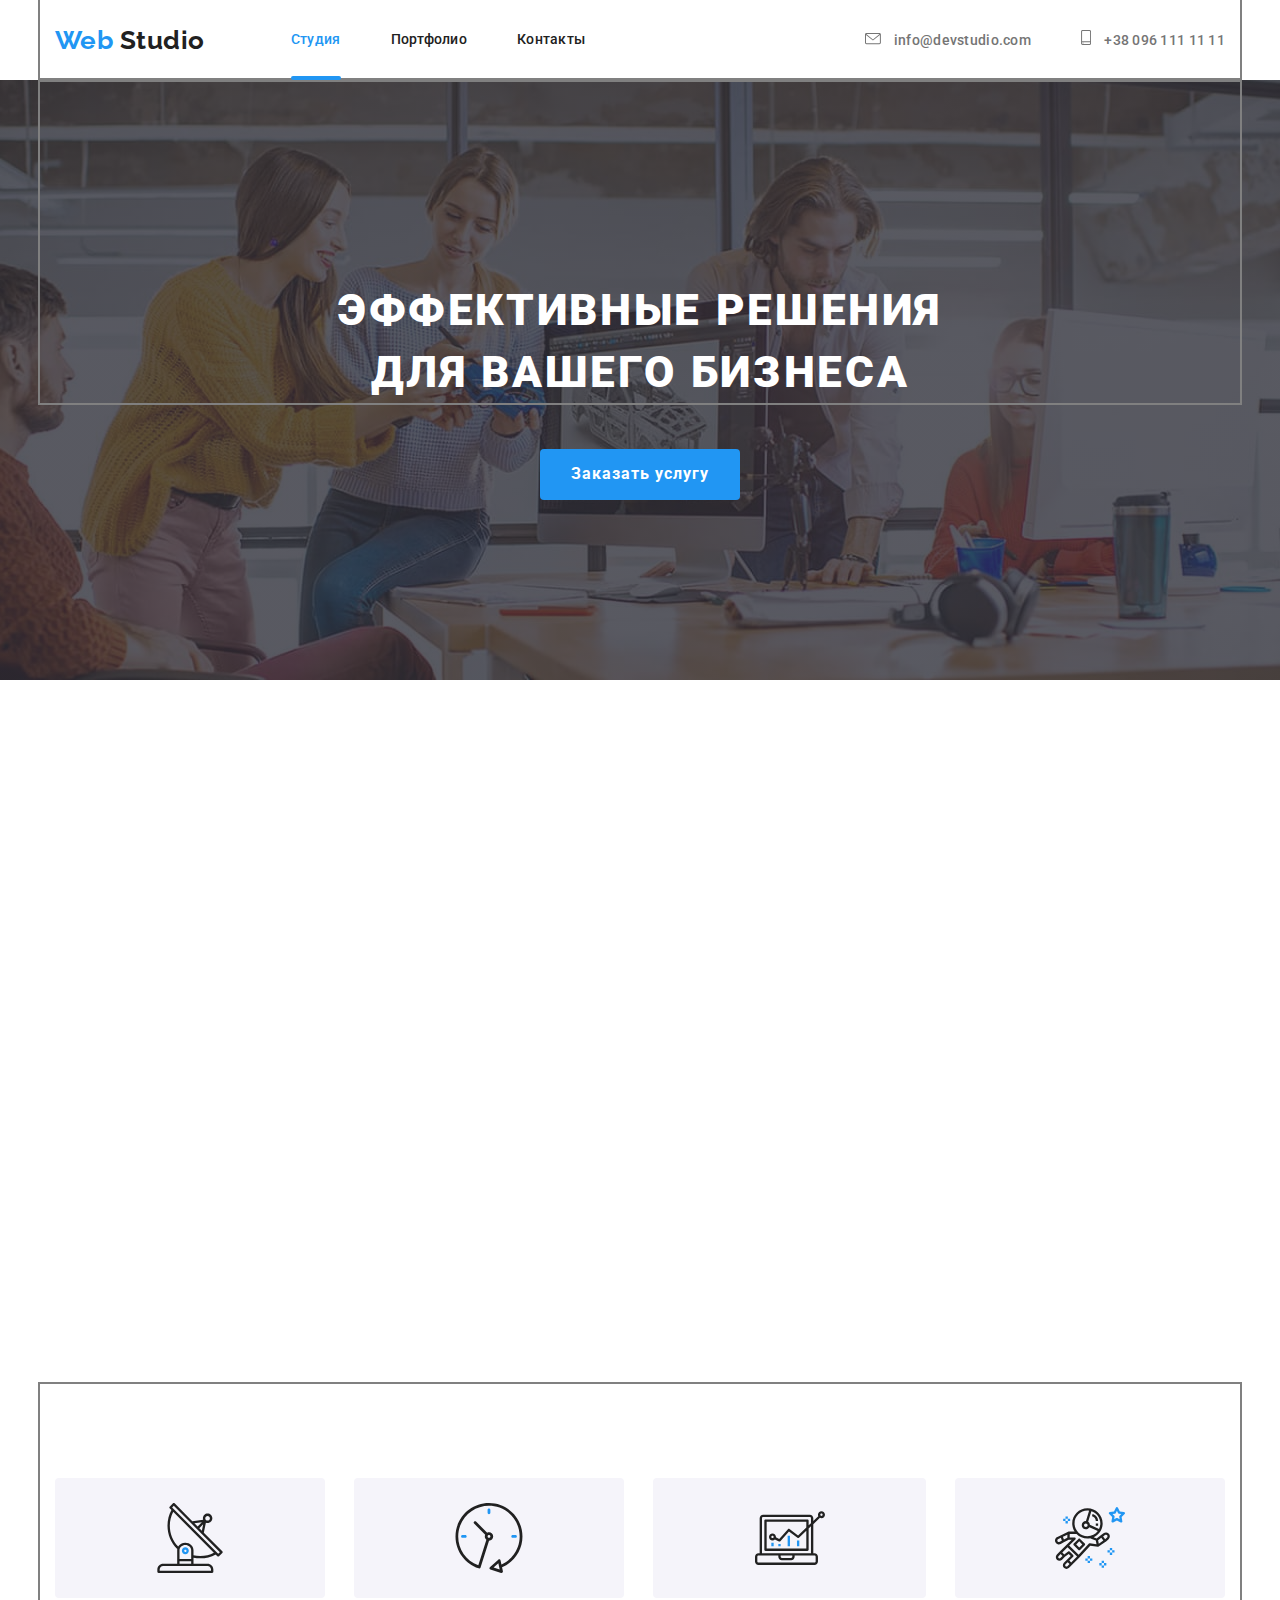
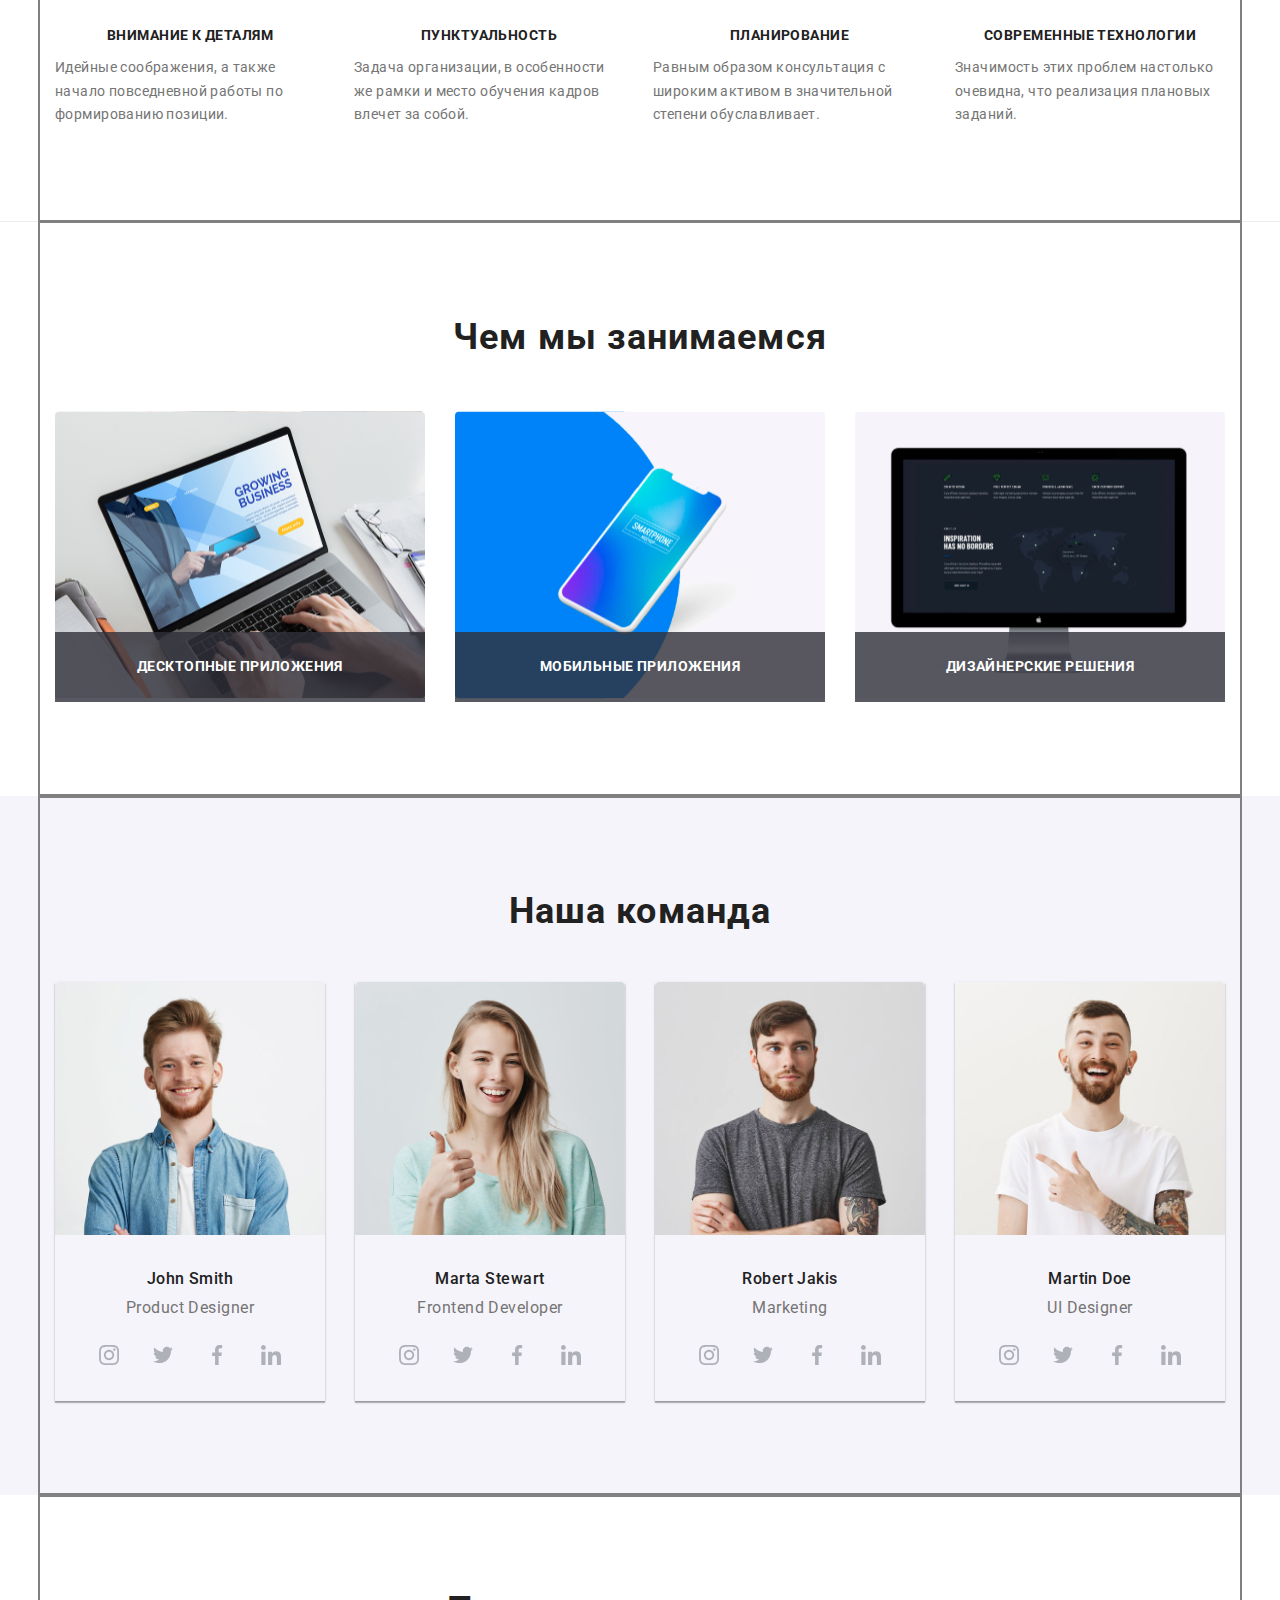
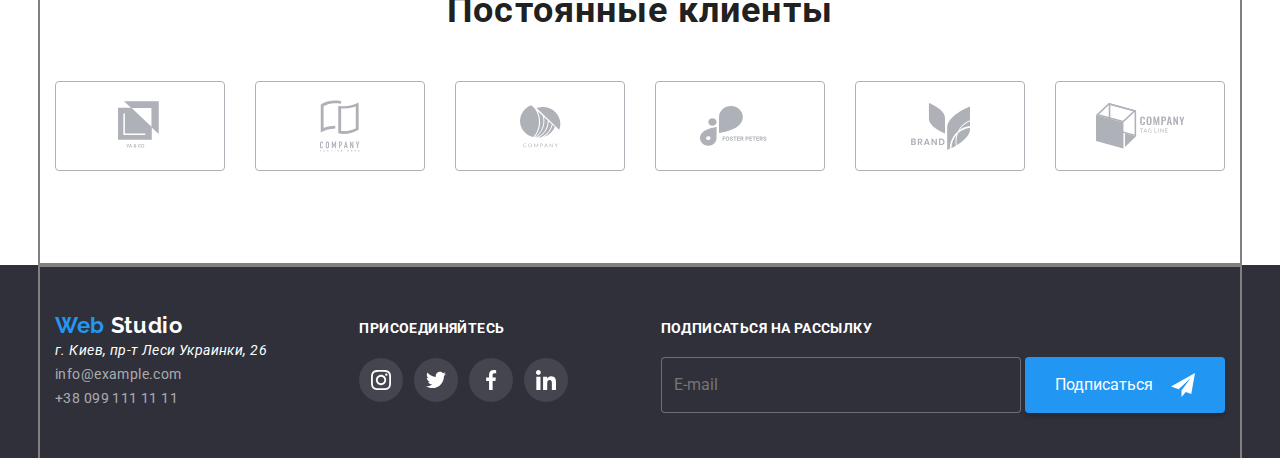
<file: index.html>
<!DOCTYPE html>
<html lang="ru">
  <head>
    <meta charset="UTF-8" />
    <meta name="viewport" content="width=device-width, initial-scale=1.0" />
    <title>Document</title>
    <link
      href="https://fonts.googleapis.com/css2?family=Raleway:wght@700&family=Roboto:wght@400;500;700;900&display=swap"
      rel="stylesheet"
    />
    <link
      rel="stylesheet"
      href="https://cdnjs.cloudflare.com/ajax/libs/modern-normalize/0.6.0/modern-normalize.min.css"
    />
    <link rel="stylesheet" href="./css/main.css" />
  </head>
  <body>
    <header class="page-header">
      <div class="container main">
        <nav class="main-nav">
          <a href="./index.html" class="logo list"
            >Web <span class="logo-color">Studio</span></a
          >

          <ul class="site-nav list">
            <li class="item active">
              <a href="./index.html" class="link list line">Студия</a>
            </li>
            <li class="item">
              <a href="./portfolio.html" class="link list line">Портфолио</a>
            </li>
            <li class="item"><a href="" class="link list line">Контакты</a></li>
          </ul>
        </nav>

        <ul class="contacts list">
          <li class="item">
            <a href="" class="link list">
              <svg class="envelope">
                <use href="./images/symbol-defs.svg#envelope"></use>
              </svg>
              info@devstudio.com
            </a>
          </li>
          <li class="item">
            <a href="" class="link list">
              <svg class="smartphone">
                <use href="./images/symbol-defs.svg#smartphone"></use>
              </svg>
              +38 096 111 11 11</a
            >
          </li>
        </ul>
      </div>
    </header>
    <main>
      <section>
        <div class="overlay">
          <div class="container">
            <h1 class="hero-title">
              эффективные решения <br />
              для вашего бизнеса
            </h1>
          </div>
          <a href="" class="hero-link list"
            ><span class="hero-btn data-modal-open">Заказать услугу</span></a
          >
        </div>
      </section>

      <!-- форма для связи -->
      <div class="backdrop backdrop-hidden" data-modal>
        <form class="form" autocomplete="off">
          <button class="form-close data-modal-close"></button>
          <p class="form-title">Оставьте свои данные, мы с вами свяжемся</p>

          <label class="form-field">
            <input type="text" name="name" class="form-input" placeholder=" " />
            <span class="form-label">Имя</span>
            <svg
              width="18"
              height="18"
              xmlns="http://www.w3.org/2000/svg"
              class="form-icon"
            >
              <path
                d="M9 9a3 3 0 100-6 3 3 0 100 6zm0 1.5c-2.003 0-6 1.005-6 3v.75c0 .412.337.75.75.75h10.5c.412 0 .75-.338.75-.75v-.75c0-1.995-3.998-3-6-3z"
              />
            </svg>
          </label>

          <label class="form-field">
            <input type="tel" name="tel" class="form-input" placeholder=" " />
            <span class="form-label">Телефон</span>
            <svg
              class="form-icon"
              width="18"
              height="18"
              xmlns="http://www.w3.org/2000/svg"
            >
              <path
                d="M13.996 11.123l-1.838-.21a1.441 1.441 0 00-1.187.412l-1.332 1.332a10.888 10.888 0 01-4.769-4.77L6.21 6.55a1.44 1.44 0 00.413-1.187l-.21-1.824a1.448 1.448 0 00-1.44-1.28H3.72c-.818 0-1.498.68-1.448 1.498.384 6.18 5.326 11.115 11.5 11.499.817.05 1.498-.63 1.498-1.448v-1.252a1.434 1.434 0 00-1.274-1.432z"
              />
            </svg>
          </label>

          <label class="form-field">
            <input
              type="email"
              name="mail"
              class="form-input"
              placeholder=" "
            />
            <span class="form-label">Почта</span>
            <svg
              class="form-icon"
              width="18"
              height="18"
              xmlns="http://www.w3.org/2000/svg"
            >
              <path
                d="M15 3H3c-.825 0-1.492.675-1.492 1.5l-.008 9c0 .825.675 1.5 1.5 1.5h12c.825 0 1.5-.675 1.5-1.5v-9c0-.825-.675-1.5-1.5-1.5zm-.3 3.188L9.398 9.502a.759.759 0 01-.796 0L3.3 6.188a.637.637 0 11.675-1.08L9 8.25l5.025-3.143a.637.637 0 11.675 1.08z"
              />
            </svg>
          </label>

          <label class="form-comment">
            <textarea name="comment" rows="10" class="textarea" placeholder=" ">
            </textarea>
            <span class="comment">Коментарий</span>
          </label>

          <label class="form-checkbox">
            <input type="checkbox" name="checkbox" class="checkbox" />

            <span class="check-icon"></span>
            Соглашаюсь с рассылкой и принимаю
            <a href="" class="policy-link">
              Условия договора
            </a>
          </label>

          <div class="form-submit">
            <button type="submit" class="submit">Отправить</button>
          </div>
        </form>
      </div>

      <!--section soft-tech skils-->
      <section class="skills">
        <div class="container sec-pad">
          <ul class="skills-list">
            <li class="skills-item">
              <div class="tint">
                <svg class="antenna icon">
                  <use href="./images/symbol-defs.svg#antenna"></use>
                </svg>
              </div>

              <h2 class="skills-title">Внимание к деталям</h2>
              <p class="description-skills">
                Идейные соображения, а также начало повседневной работы по
                формированию позиции.
              </p>
            </li>
            <li class="skills-item">
              <div class="tint">
                <svg class="clock icon">
                  <use href="./images/symbol-defs.svg#clock"></use>
                </svg>
              </div>

              <h2 class="skills-title">Пунктуальность</h2>
              <p class="description-skills">
                Задача организации, в особенности же рамки и место обучения
                кадров влечет за собой.
              </p>
            </li>
            <li class="skills-item">
              <div class="tint">
                <svg class="diagram icon">
                  <use href="./images/symbol-defs.svg#diagram"></use>
                </svg>
              </div>

              <h2 class="skills-title">Планирование</h2>
              <p class="description-skills">
                Равным образом консультация с широким активом в значительной
                степени обуславливает.
              </p>
            </li>
            <li class="skills-item">
              <div class="tint">
                <svg class="astronaut icon">
                  <use href="./images/symbol-defs.svg#astronaut"></use>
                </svg>
              </div>

              <h2 class="skills-title">Современные технологии</h2>
              <p class="description-skills">
                Значимость этих проблем настолько очевидна, что реализация
                плановых заданий.
              </p>
            </li>
          </ul>
        </div>
      </section>

      <!--section our offers-->
      <section class="offers">
        <div class="container sec-pad">
          <h3 class="title">Чем мы занимаемся</h3>
          <ul class="offers-list">
            <li class="offers-item">
              <img src="./images/desktop.svg" alt="image" />
              <span class="offers-description descr-position"
                >Десктопные приложения</span
              >
            </li>
            <li class="offers-item">
              <img src="./images/mobile.svg" alt="image" />
              <span class="offers-description">Мобильные приложения</span>
            </li>
            <li class="offers-item">
              <img src="./images/design.svg" alt="image" />
              <span class="offers-description">Дизайнерские решения</span>
            </li>
          </ul>
        </div>
      </section>

      <!--our team-->

      <section class="team">
        <div class="container sec-pad">
          <h4 class="title">Наша команда</h4>
          <ul class="team-list">
            <li class="team-item">
              <img
                src="./images/john-smith.jpg"
                alt="photo John Smith"
                class="team-photo"
                width="270"
              />
              <h5 class="team-name">John Smith</h5>
              <p class="team-position">Product Designer</p>
              <div class="social">
                <a
                  href="https://www.instagram.com"
                  class="team-link list social-bg"
                >
                  <svg class="social-icon">
                    <use href="./images/symbol-defs.svg#instagram"></use>
                  </svg>
                </a>

                <!-- <div class="social-bg"></div> -->
                <a href="https://twitter.com" class="team-link list social-bg">
                  <svg class="social-icon">
                    <use href="./images/symbol-defs.svg#twitter"></use>
                  </svg>
                </a>

                <!-- <div class="social-bg"></div> -->
                <a
                  href="https://uk-ua.facebook.com"
                  class="team-link list social-bg"
                >
                  <svg class="social-icon">
                    <use href="./images/symbol-defs.svg#facebook"></use>
                  </svg>
                </a>

                <!-- <div class="social-bg"></div> -->
                <a
                  href="https://www.linkedin.com"
                  class="team-link list social-bg"
                >
                  <svg class="social-icon">
                    <use href="./images/symbol-defs.svg#linkedin"></use>
                  </svg>
                </a>
              </div>
            </li>
            <li class="team-item">
              <img
                src="./images/marta-stewart.jpg"
                alt="photo Marta Stewart"
                class="team-photo"
                width="270"
              />
              <h5 class="team-name">Marta Stewart</h5>
              <p class="team-position">Frontend Developer</p>
              <div class="social">
                <a
                  href="https://www.instagram.com"
                  class="team-link list social-bg"
                >
                  <svg class="social-icon">
                    <use href="./images/symbol-defs.svg#instagram"></use>
                  </svg>
                </a>

                <!-- <div class="social-bg"></div> -->
                <a href="https://twitter.com" class="team-link list social-bg">
                  <svg class="social-icon">
                    <use href="./images/symbol-defs.svg#twitter"></use>
                  </svg>
                </a>

                <!-- <div class="social-bg"></div> -->
                <a
                  href="https://uk-ua.facebook.com"
                  class="team-link list social-bg"
                >
                  <svg class="social-icon">
                    <use href="./images/symbol-defs.svg#facebook"></use>
                  </svg>
                </a>

                <!-- <div class="social-bg"></div> -->
                <a
                  href="https://www.linkedin.com"
                  class="team-link list social-bg"
                >
                  <svg class="social-icon">
                    <use href="./images/symbol-defs.svg#linkedin"></use>
                  </svg>
                </a>
              </div>
            </li>
            <li class="team-item">
              <img
                src="./images/robert-jakis.jpg"
                alt="photo Robert Jakis"
                class="team-photo"
                width="270"
              />
              <h5 class="team-name">Robert Jakis</h5>
              <p class="team-position">Marketing</p>
              <div class="social">
                <a
                  href="https://www.instagram.com"
                  class="team-link list social-bg"
                >
                  <svg class="social-icon">
                    <use href="./images/symbol-defs.svg#instagram"></use>
                  </svg>
                </a>

                <!-- <div class="social-bg"></div> -->
                <a href="https://twitter.com" class="team-link list social-bg">
                  <svg class="social-icon">
                    <use href="./images/symbol-defs.svg#twitter"></use>
                  </svg>
                </a>

                <!-- <div class="social-bg"></div> -->
                <a
                  href="https://uk-ua.facebook.com"
                  class="team-link list social-bg"
                >
                  <svg class="social-icon">
                    <use href="./images/symbol-defs.svg#facebook"></use>
                  </svg>
                </a>

                <!-- <div class="social-bg"></div> -->
                <a
                  href="https://www.linkedin.com"
                  class="team-link list social-bg"
                >
                  <svg class="social-icon">
                    <use href="./images/symbol-defs.svg#linkedin"></use>
                  </svg>
                </a>
              </div>
            </li>
            <li class="team-item">
              <img
                src="./images/martin-doe.jpg"
                alt="photo Martin Doe"
                class="team-photo"
                width="270"
              />
              <h5 class="team-name">Martin Doe</h5>
              <p class="team-position">UI Designer</p>
              <div class="social">
                <a
                  href="https://www.instagram.com"
                  class="team-link list social-bg"
                >
                  <svg class="social-icon">
                    <use href="./images/symbol-defs.svg#instagram"></use>
                  </svg>
                </a>

                <!-- <div class="social-bg"></div> -->
                <a href="https://twitter.com" class="team-link list social-bg">
                  <svg class="social-icon">
                    <use href="./images/symbol-defs.svg#twitter"></use>
                  </svg>
                </a>

                <!-- <div class="social-bg"></div> -->
                <a
                  href="https://uk-ua.facebook.com"
                  class="team-link list social-bg"
                >
                  <svg class="social-icon">
                    <use href="./images/symbol-defs.svg#facebook"></use>
                  </svg>
                </a>

                <!-- <div class="social-bg"></div> -->
                <a
                  href="https://www.linkedin.com"
                  class="team-link list social-bg"
                >
                  <svg class="social-icon">
                    <use href="./images/symbol-defs.svg#linkedin"></use>
                  </svg>
                </a>
              </div>
            </li>
          </ul>
        </div>
      </section>

      <!--regular customers (логотипы компаний клиентов - ссылки)-->

      <section class="customers">
        <div class="container sec-pad">
          <h5 class="title">Постоянные клиенты</h5>
          <ul class="customers-list">
            <li class="customers-item">
              <a href="" class="customers-link">
                <svg class="customers-icon logo-1">
                  <use href="./images/symbol-defs.svg#logo-1"></use>
                </svg>
              </a>
            </li>

            <li class="customers-item">
              <a href="" class="customers-link">
                <svg class="customers-icon logo-2">
                  <use href="./images/symbol-defs.svg#logo-2"></use>
                </svg>
              </a>
            </li>

            <li class="customers-item">
              <a href="" class="customers-link">
                <svg class="customers-icon logo-3">
                  <use href="./images/symbol-defs.svg#logo-3"></use>
                </svg>
              </a>
            </li>

            <li class="customers-item">
              <a href="" class="customers-link">
                <svg class="customers-icon logo-4">
                  <use href="./images/symbol-defs.svg#logo-4"></use>
                </svg>
              </a>
            </li>

            <li class="customers-item">
              <a href="" class="customers-link">
                <svg class="customers-icon logo-5">
                  <use href="./images/symbol-defs.svg#logo-5"></use>
                </svg>
              </a>
            </li>

            <li class="customers-item">
              <a href="" class="customers-link">
                <svg class="customers-icon logo-6">
                  <use href="./images/symbol-defs.svg#logo-6"></use>
                </svg>
              </a>
            </li>
          </ul>
        </div>
      </section>
    </main>
    <!--footer-->
    <footer>
      <section class="footer">
        <div class="footer-content container">
          <div class="ft-logo-item">
            <a href="./index.html" class="footer-logo list"
              >Web <span class="footer-logo-color">Studio</span></a
            >
            <address class="address">
              г. Киев, пр-т Леси Украинки, 26 <br />
              <a href="" class="address-link list">info@example.com</a> <br />
              <a href="" class="address-link list">+38 099 111 11 11</a>
            </address>
          </div>
          <div class="ft-ttl-item">
            <h6 class="footer-title list">присоединяйтесь</h6>
            <ul class="sl-list">
              <li class="sl-item">
                <a
                  href="https://www.instagram.com"
                  aria-label="ссылка на instagram"
                  class="social-link"
                >
                  <svg class="social-icon" width="20" height="20">
                    <use href="./images/symbol-defs.svg#instagram"></use>
                  </svg>
                </a>
              </li>
              <li class="sl-item">
                <a
                  href="https://www.twitter.com"
                  aria-label="ссылка на twitter"
                  class="social-link"
                >
                  <svg class="social-icon" width="20" height="20">
                    <use href="./images/symbol-defs.svg#twitter"></use>
                  </svg>
                </a>
              </li>
              <li class="sl-item">
                <a
                  href="https://uk-ua.facebook.com"
                  aria-label="ссылка на facebook"
                  class="social-link"
                >
                  <svg class="social-icon" width="20" height="20">
                    <use href="./images/symbol-defs.svg#facebook"></use>
                  </svg>
                </a>
              </li>
              <li class="sl-item">
                <a
                  href="https://www.linkedin.com"
                  aria-label="ссылка на linkedin"
                  class="social-link"
                >
                  <svg class="social-icon" width="20" height="20">
                    <use href="./images/symbol-defs.svg#linkedin"></use>
                  </svg>
                </a>
              </li>
            </ul>
          </div>
          <div class="footer-subscribe">
            <h6 class="footer-title list">подписаться на рассылку</h6>
            <form class="footer-form">
              <input
                type="email"
                name="E-mail"
                placeholder="E-mail"
                class="e-mail"
              />
              <!-- <a href="" class="footer-btn list"> </a>-->
              <button type="submit" class="footer-btn list">
                Подписаться
                <svg class="icon-send">
                  <use href="./images/symbol-defs.svg#icon-send"></use>
                </svg>
              </button>
            </form>
          </div>
        </div>
      </section>
    </footer>
    <script src="./js/modal.js"></script>
  </body>
</html>
</file>
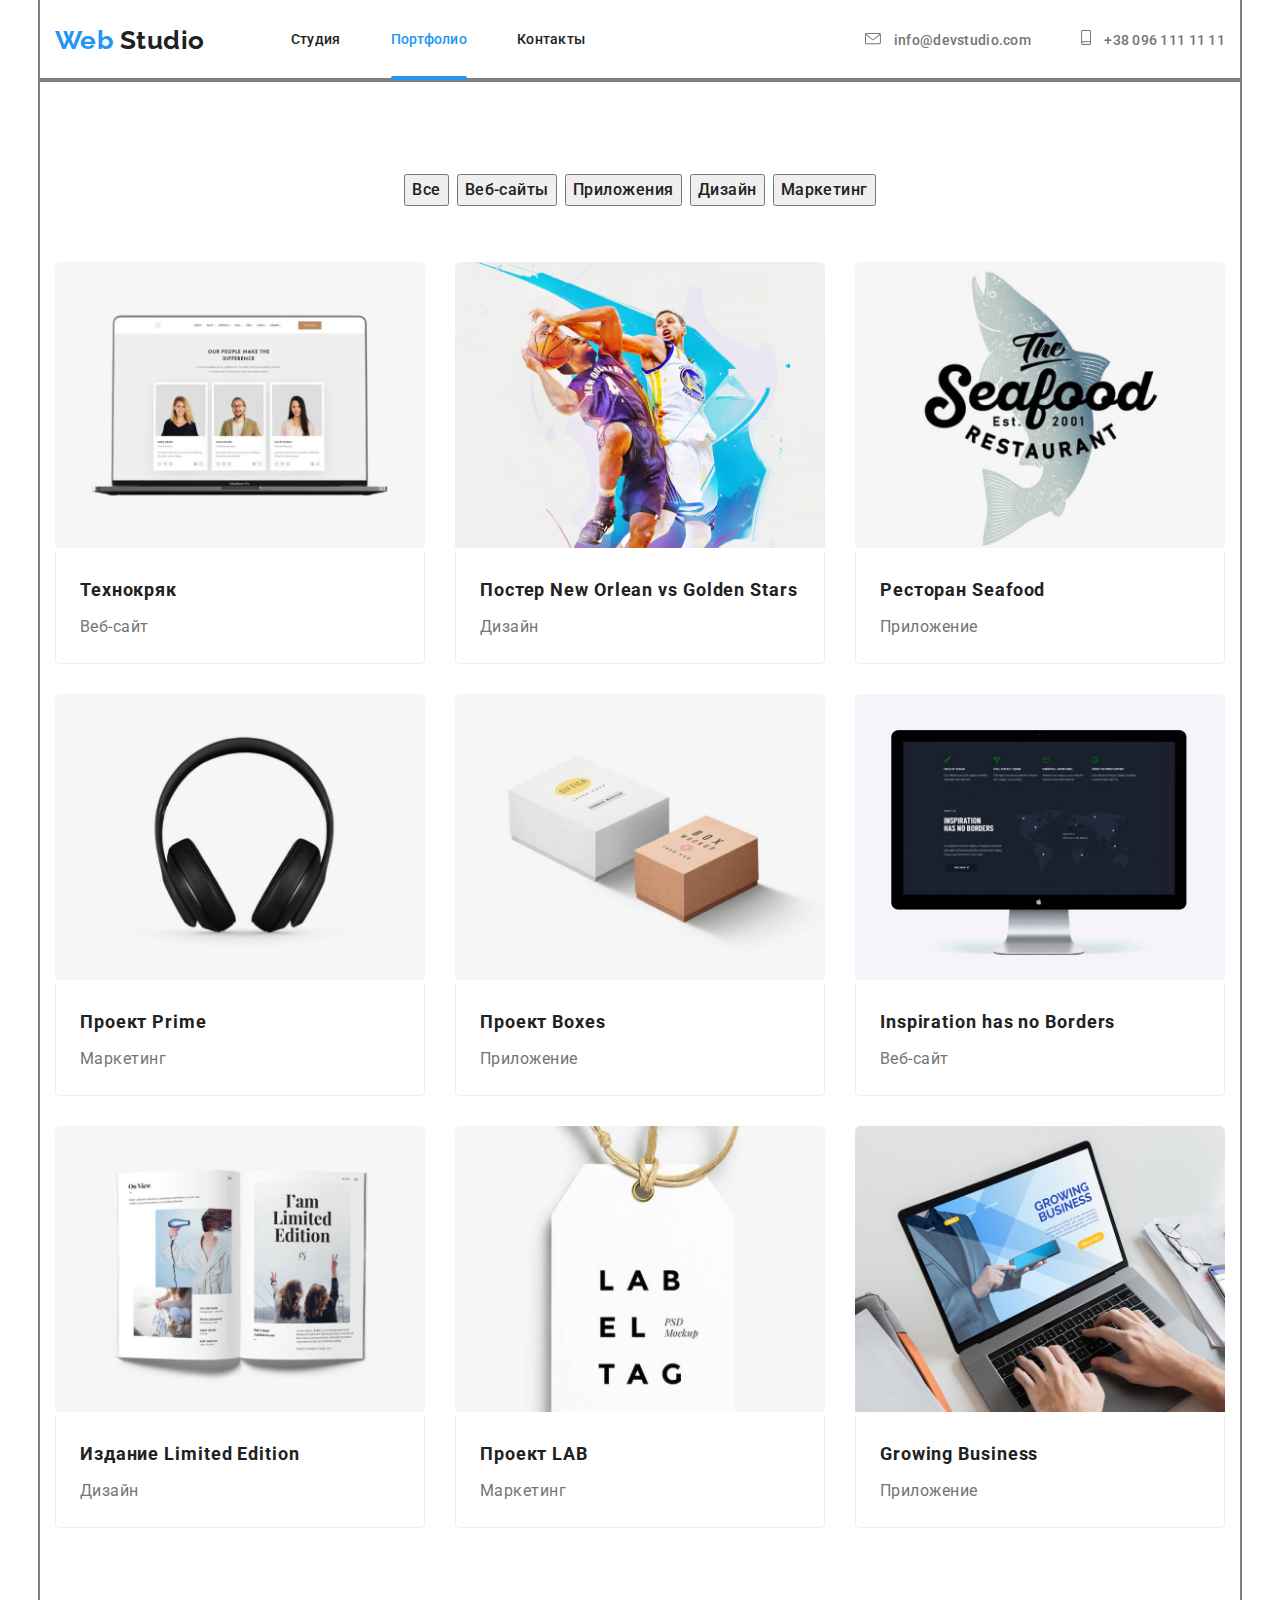
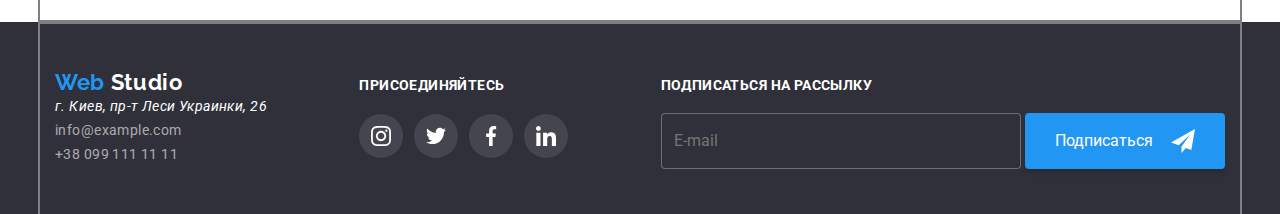
<file: portfolio.html>
<!DOCTYPE html>
<html lang="ru">
  <head>
    <meta charset="UTF-8" />
    <meta name="viewport" content="width=device-width, initial-scale=1.0" />
    <title>Document</title>
    <link
      href="https://fonts.googleapis.com/css2?family=Raleway:wght@700&family=Roboto:wght@400;500;700;900&display=swap"
      rel="stylesheet"
    />
    <link
      rel="stylesheet"
      href="https://cdnjs.cloudflare.com/ajax/libs/modern-normalize/0.6.0/modern-normalize.min.css"
    />
    <link rel="stylesheet" href="./css/main.css" />
  </head>

  <body>
    <header class="page-header">
      <div class="container main">
        <nav class="main-nav">
          <a href="./index.html" class="logo list"
            >Web <span class="logo-color">Studio</span></a
          >

          <ul class="site-nav list">
            <li class="item">
              <a href="./index.html" class="link list line">Студия</a>
            </li>
            <li class="item active">
              <a href="./portfolio.html" class="link list line">Портфолио</a>
            </li>
            <li class="item"><a href="" class="link list line">Контакты</a></li>
          </ul>
        </nav>

        <ul class="contacts list">
          <li class="item">
            <a href="" class="link list">
              <svg class="envelope">
                <use href="./images/symbol-defs.svg#envelope"></use>
              </svg>
              info@devstudio.com
            </a>
          </li>
          <li class="item">
            <a href="" class="link list">
              <svg class="smartphone">
                <use href="./images/symbol-defs.svg#smartphone"></use>
              </svg>
              +38 096 111 11 11</a
            >
          </li>
        </ul>
      </div>
    </header>
    <main>
      <!--<h1>Портфолио</h1>-->
      <section>
        <div class="portfolio container">
          <ul class="srch-btn">
            <li class="srch-btn-item">
              <button type="button" class="button">Все</button>
            </li>
            <li class="srch-btn-item">
              <button type="button" class="button">Веб-сайты</button>
            </li>
            <li class="srch-btn-item">
              <button type="button" class="button">Приложения</button>
            </li>
            <li class="srch-btn-item">
              <button type="button" class="button">Дизайн</button>
            </li>
            <li class="srch-btn-item">
              <button type="button" class="button">Маркетинг</button>
            </li>
          </ul>

          <ul class="portfolio-list">
            <li class="portfolio-item">
              <a href="./portfolio.html" class="pf-link list">
                <div class="card">
                  <img
                    class="pf-img"
                    src="./images/tehnocrack.jpg"
                    alt="три специалиста"
                    width="370"
                  />
                  <div class="texthover">
                    <p class="list">
                      Технокряк это современная площадка распространения
                      коронавируса. Компании используют эту платформу для
                      цифрового шпионажа и атак на защищённые сервера
                      конкурентов.
                    </p>
                  </div>
                </div>
                <div class="card-content">
                  <h2 class="li_title list">Технокряк</h2>
                  <p class="text list">Веб-сайт</p>
                </div>
              </a>
            </li>

            <li class="portfolio-item">
              <a href="./portfolio.html" class="pf-link list">
                <div class="card">
                  <img
                    class="pf-img"
                    src="./images/poster.jpg"
                    alt="два баскетболиста"
                    width="370"
                  />
                  <div class="texthover">
                    <p class="list">
                      Технокряк это современная площадка распространения
                      коронавируса. Компании используют эту платформу для
                      цифрового шпионажа и атак на защищённые сервера
                      конкурентов.
                    </p>
                  </div>
                </div>
                <div class="card-content">
                  <h2 class="li_title list">
                    Постер New Orlean vs Golden Stars
                  </h2>
                  <p class="text list">Дизайн</p>
                </div>
              </a>
            </li>

            <li class="portfolio-item">
              <a href="./portfolio.html" class="pf-link list">
                <div class="card">
                  <img
                    class="pf-img"
                    src="./images/seefood.jpg"
                    alt="название ресторана на фоне рыбы"
                    width="370"
                  />
                  <div class="texthover">
                    <p class="list">
                      Технокряк это современная площадка распространения
                      коронавируса. Компании используют эту платформу для
                      цифрового шпионажа и атак на защищённые сервера
                      конкурентов.
                    </p>
                  </div>
                </div>
                <div class="card-content">
                  <h2 class="li_title list">Ресторан Seafood</h2>
                  <p class="text list">Приложение</p>
                </div>
              </a>
            </li>

            <li class="portfolio-item">
              <a href="./portfolio.html" class="pf-link list">
                <div class="card">
                  <img
                    class="pf-img"
                    src="./images/prime.jpg"
                    alt="наушники"
                    width="370"
                  />
                  <div class="texthover">
                    <p class="list">
                      Технокряк это современная площадка распространения
                      коронавируса. Компании используют эту платформу для
                      цифрового шпионажа и атак на защищённые сервера
                      конкурентов.
                    </p>
                  </div>
                </div>
                <div class="card-content">
                  <h2 class="li_title list">Проект Prime</h2>
                  <p class="text list">Маркетинг</p>
                </div>
              </a>
            </li>

            <li class="portfolio-item">
              <a href="./portfolio.html" class="pf-link list">
                <div class="card">
                  <img
                    class="pf-img"
                    src="./images/boxes.jpg"
                    alt="две коробки"
                    width="370"
                  />
                  <div class="texthover">
                    <p class="list">
                      Технокряк это современная площадка распространения
                      коронавируса. Компании используют эту платформу для
                      цифрового шпионажа и атак на защищённые сервера
                      конкурентов.
                    </p>
                  </div>
                </div>
                <div class="card-content">
                  <h2 class="li_title list">Проект Boxes</h2>
                  <p class="text list">Приложение</p>
                </div>
              </a>
            </li>

            <li class="portfolio-item">
              <a href="./portfolio.html" class="pf-link list">
                <div class="card">
                  <img
                    class="pf-img"
                    src="./images/monitor.jpg"
                    alt="монитор"
                    width="370"
                  />
                  <div class="texthover">
                    <p class="list">
                      Технокряк это современная площадка распространения
                      коронавируса. Компании используют эту платформу для
                      цифрового шпионажа и атак на защищённые сервера
                      конкурентов.
                    </p>
                  </div>
                </div>
                <div class="card-content">
                  <h2 class="li_title list">Inspiration has no Borders</h2>
                  <p class="text list">Веб-сайт</p>
                </div>
              </a>
            </li>

            <li class="portfolio-item">
              <a href="./portfolio.html" class="pf-link list">
                <div class="card">
                  <img
                    class="pf-img"
                    src="./images/magazine.jpg"
                    alt="страница журнала"
                    width="370"
                  />
                  <div class="texthover">
                    <p class="list">
                      Технокряк это современная площадка распространения
                      коронавируса. Компании используют эту платформу для
                      цифрового шпионажа и атак на защищённые сервера
                      конкурентов.
                    </p>
                  </div>
                </div>
                <div class="card-content">
                  <h2 class="li_title list">Издание Limited Edition</h2>
                  <p class="text list">Дизайн</p>
                </div>
              </a>
            </li>

            <li class="portfolio-item">
              <a href="./portfolio.html" class="pf-link list">
                <div class="card">
                  <img
                    class="pf-img"
                    src="./images/lab.jpg"
                    alt="логотип компании lab"
                    width="370"
                  />
                  <div class="texthover">
                    <p class="list">
                      Технокряк это современная площадка распространения
                      коронавируса. Компании используют эту платформу для
                      цифрового шпионажа и атак на защищённые сервера
                      конкурентов.
                    </p>
                  </div>
                </div>
                <div class="card-content">
                  <h2 class="li_title list">Проект LAB</h2>
                  <p class="text list">Маркетинг</p>
                </div>
              </a>
            </li>

            <li class="portfolio-item">
              <a href="./portfolio.html" class="pf-link list">
                <div class="card">
                  <img
                    class="pf-img"
                    src="./images/grbis.jpg"
                    alt="ноутбук с открытой страницей Growing Business"
                    width="370"
                  />
                  <div class="texthover">
                    <p class="list">
                      Технокряк это современная площадка распространения
                      коронавируса. Компании используют эту платформу для
                      цифрового шпионажа и атак на защищённые сервера
                      конкурентов.
                    </p>
                  </div>
                </div>
                <div class="card-content">
                  <h2 class="li_title list">Growing Business</h2>
                  <p class="text list">Приложение</p>
                </div>
              </a>
            </li>
          </ul>
        </div>
      </section>
    </main>
    <footer>
      <section class="footer">
        <div class="footer-content container">
          <div class="ft-logo-item">
            <a href="./index.html" class="footer-logo list"
              >Web <span class="footer-logo-color">Studio</span></a
            >
            <address class="address">
              г. Киев, пр-т Леси Украинки, 26 <br />
              <a href="" class="address-link list">info@example.com</a> <br />
              <a href="" class="address-link list">+38 099 111 11 11</a>
            </address>
          </div>
          <div class="ft-ttl-item">
            <h6 class="footer-title list">присоединяйтесь</h6>
            <ul class="sl-list">
              <li class="sl-item">
                <a
                  href="https://www.instagram.com"
                  aria-label="ссылка на instagram"
                  class="social-link"
                >
                  <svg class="social-icon" width="20" height="20">
                    <use href="./images/symbol-defs.svg#instagram"></use>
                  </svg>
                </a>
              </li>
              <li class="sl-item">
                <a
                  href="https://www.twitter.com"
                  aria-label="ссылка на twitter"
                  class="social-link"
                >
                  <svg class="social-icon" width="20" height="20">
                    <use href="./images/symbol-defs.svg#twitter"></use>
                  </svg>
                </a>
              </li>
              <li class="sl-item">
                <a
                  href="https://uk-ua.facebook.com"
                  aria-label="ссылка на facebook"
                  class="social-link"
                >
                  <svg class="social-icon" width="20" height="20">
                    <use href="./images/symbol-defs.svg#facebook"></use>
                  </svg>
                </a>
              </li>
              <li class="sl-item">
                <a
                  href="https://www.linkedin.com"
                  aria-label="ссылка на linkedin"
                  class="social-link"
                >
                  <svg class="social-icon" width="20" height="20">
                    <use href="./images/symbol-defs.svg#linkedin"></use>
                  </svg>
                </a>
              </li>
            </ul>
          </div>
          <div class="footer-subscribe">
            <h6 class="footer-title list">подписаться на рассылку</h6>
            <form class="footer-form">
              <input
                type="email"
                name="E-mail"
                placeholder="E-mail"
                class="e-mail"
              />
              <!-- <a href="" class="footer-btn list"> </a>-->
              <button type="submit" class="footer-btn list">
                Подписаться
                <svg class="icon-send">
                  <use href="./images/symbol-defs.svg#icon-send"></use>
                </svg>
              </button>
            </form>
          </div>
        </div>
      </section>
    </footer>
    
  </body>
</html>
</file>
<file: css/main.css>
body {
  font-family: 'Roboto', sans-serif;
  letter-spacing: 0.03em;
  position: relative;
}

ul {
  margin: 0;
  padding: 0;
  list-style: none;
}

img {
  display: inline-block;
}

textarea {
  resize: none;
}

.list {
  margin: 0;
  padding: 0;
  text-decoration: none;
}

/* main nav */
.container {
  margin-left: auto;
  margin-right: auto;
  padding-left: 15px;
  padding-right: 15px;
  width: 1200px;
  outline: 2px solid grey;
}

.logo {
  font-family: Raleway, sans-serif;
  font-weight: 700;
  font-size: 26px;
  line-height: 1.19;
  color: #2196f3;
}

.logo-color {
  color: #212121;
}

.main {
  display: -webkit-box;
  display: -ms-flexbox;
  display: flex;
  -webkit-box-align: center;
      -ms-flex-align: center;
          align-items: center;
}

.main-nav {
  display: -webkit-box;
  display: -ms-flexbox;
  display: flex;
  -webkit-box-align: center;
      -ms-flex-align: center;
          align-items: center;
}

/* site nav */
.site-nav {
  display: -webkit-box;
  display: -ms-flexbox;
  display: flex;
  margin-left: 86px;
  /* margin-bottom: 30px; */
  -webkit-box-align: center;
      -ms-flex-align: center;
          align-items: center;
}

.site-nav .item + .item {
  margin-left: 50px;
}

.link {
  position: relative;
}

.site-nav .link {
  display: block;
  padding-top: 32px;
  padding-bottom: 32px;
  font-weight: 500;
  font-size: 14px;
  line-height: 1.14;
  letter-spacing: 0.02em;
  color: #212121;
  -webkit-transition: color 250ms cubic-bezier(0.4, 0, 0.2, 1);
  transition: color 250ms cubic-bezier(0.4, 0, 0.2, 1);
}

.site-nav .link:hover,
.site-nav .link:focus {
  color: #2196f3;
}

.active .link {
  color: #2196f3;
}

.line::before {
  content: '';
  bottom: 0;
  left: 0;
  position: absolute;
  width: 100%;
  height: 4px;
  background-color: #2196f3;
  border-radius: 2px;
  -webkit-transform: scaleY(0);
          transform: scaleY(0);
  -webkit-transition: -webkit-transform 250ms cubic-bezier(0.4, 0, 0.2, 1);
  transition: -webkit-transform 250ms cubic-bezier(0.4, 0, 0.2, 1);
  transition: transform 250ms cubic-bezier(0.4, 0, 0.2, 1);
  transition: transform 250ms cubic-bezier(0.4, 0, 0.2, 1), -webkit-transform 250ms cubic-bezier(0.4, 0, 0.2, 1);
}

.active .line::before {
  -webkit-transform: scaleY(1);
          transform: scaleY(1);
}

.line:hover::before,
.line:focus::before {
  -webkit-transform: scaleY(1);
          transform: scaleY(1);
}

/* Contacts */
.contacts {
  display: -webkit-box;
  display: -ms-flexbox;
  display: flex;
  margin-left: auto;
  -webkit-box-align: center;
      -ms-flex-align: center;
          align-items: center;
}

.contacts .item + .item {
  margin-left: 50px;
}

.link {
  font-weight: 500;
  font-size: 14px;
  line-height: 1.14;
  letter-spacing: 0.02em;
  color: #757575;
  fill: #757575;
  -webkit-transition: color 250ms cubic-bezier(0.4, 0, 0.2, 1), fill 250ms cubic-bezier(0.4, 0, 0.2, 1);
  transition: color 250ms cubic-bezier(0.4, 0, 0.2, 1), fill 250ms cubic-bezier(0.4, 0, 0.2, 1);
}

.link:hover, .link:focus {
  color: #2196f3;
  fill: #2196f3;
}

.envelope {
  margin-right: 10px;
  width: 16px;
  height: 12px;
}

.smartphone {
  margin-right: 10px;
  width: 10px;
  height: 15px;
}

/* hero */
.overlay {
  max-width: 1600px;
  height: 600px;
  margin-right: auto;
  margin-left: auto;
  /* outline: 1px solid #ccc; */
  background-color: #212121;
  background-image: -webkit-gradient(linear, left top, left bottom, from(rgba(47, 48, 58, 0.8)), to(rgba(47, 48, 58, 0.8))), url(../images/header-pctr.jpg);
  background-image: linear-gradient(rgba(47, 48, 58, 0.8), rgba(47, 48, 58, 0.8)), url(../images/header-pctr.jpg);
  background-repeat: no-repeat;
  background-size: cover;
  background-position: center;
}

.hero-title {
  padding-top: 200px;
  margin-top: 0px;
  margin-bottom: 46px;
  font-weight: 900;
  font-size: 44px;
  line-height: 1.4;
  text-align: center;
  letter-spacing: 0.06em;
  text-transform: uppercase;
  color: #fff;
}

.hero-link {
  display: -webkit-box;
  display: -ms-flexbox;
  display: flex;
  width: 200px;
  margin-left: auto;
  margin-right: auto;
  /* padding-bottom: 200px; */
  font-weight: 700;
  font-size: 16px;
  line-height: 1.9;
  text-align: center;
  letter-spacing: 0.06em;
}

.hero-link:hover, .hero-link:focus {
  color: #2196f3;
}

.hero-btn {
  display: block;
  border-radius: 4px;
  padding: 10px 31px;
  min-width: 200px;
  color: #fff;
  background-color: #2196f3;
  font-weight: 700;
  font-size: 16px;
  line-height: 1.9;
  -webkit-box-align: center;
      -ms-flex-align: center;
          align-items: center;
  text-decoration: none;
  text-align: center;
  letter-spacing: 0.06em;
}

/* backdrop */
/* .backdrop {
  position: fixed;

  top: 0;
  left: 0;

  width: 100%;
  height: 100%;
  background-color: rgba(0, 0, 0, 0.2);
  overflow: hidden;
  z-index: 3;
  opacity: 1;
  transition: opacity 250ms cubic-bezier(0.4, 0, 0.2, 1);
} */
.backdrop-hidden {
  opacity: 0;
}

/* communication form */
.form {
  position: relative;
  top: 200px;
  margin-left: auto;
  margin-right: auto;
  padding: 40px;
  width: 550px;
  background: #fff;
  -webkit-box-shadow: 0px 2px 1px rgba(0, 0, 0, 0.2), 0px 1px 1px rgba(0, 0, 0, 0.14), 0px 1px 3px rgba(0, 0, 0, 0.12);
          box-shadow: 0px 2px 1px rgba(0, 0, 0, 0.2), 0px 1px 1px rgba(0, 0, 0, 0.14), 0px 1px 3px rgba(0, 0, 0, 0.12);
  border-radius: 4px;
}

.form-close {
  display: -webkit-box;
  display: -ms-flexbox;
  display: flex;
  position: absolute;
  top: 0;
  right: 0;
  -webkit-transform: translate(20%, -20%);
          transform: translate(20%, -20%);
  width: 30px;
  height: 30px;
  padding: 0;
  cursor: pointer;
  border: none;
  border-radius: 50%;
  background-color: #fff;
  background-image: url(../images/close-icon.svg);
  background-repeat: no-repeat;
  background-size: contain;
}

.form-title {
  margin-top: 0;
  margin-bottom: 30px;
  font-weight: 700;
  font-size: 20px;
  line-height: 1.15;
  text-align: center;
  letter-spacing: 0.03em;
  color: #212121;
}

.form-field {
  display: block;
  position: relative;
  margin-bottom: 30px;
}

.form-field input {
  margin: 0;
  padding: 12px 42px;
}

.form-input {
  margin: 0;
  width: 100%;
  font: inherit;
  border: none;
  border: 1px solid rgba(33, 33, 33, 0.2);
  background-color: transparent;
  outline: none;
  border-radius: 4px;
  -webkit-transition: border 250ms cubic-bezier(0.4, 0, 0.2, 1);
  transition: border 250ms cubic-bezier(0.4, 0, 0.2, 1);
}

.form-input:focus {
  border: 1px solid #2196f3;
}

.form-label {
  position: absolute;
  top: 50%;
  left: 45px;
  font-weight: 400;
  font-size: 14px;
  line-height: 1.14;
  letter-spacing: 0.01em;
  color: #757575;
  -webkit-transform: translateY(-50%);
          transform: translateY(-50%);
  -webkit-transition: -webkit-transform 250ms cubic-bezier(0.4, 0, 0.2, 1);
  transition: -webkit-transform 250ms cubic-bezier(0.4, 0, 0.2, 1);
  transition: transform 250ms cubic-bezier(0.4, 0, 0.2, 1);
  transition: transform 250ms cubic-bezier(0.4, 0, 0.2, 1), -webkit-transform 250ms cubic-bezier(0.4, 0, 0.2, 1);
}

.form-icon {
  position: absolute;
  top: 50%;
  left: 16px;
  -webkit-transform: translateY(-50%);
          transform: translateY(-50%);
  width: 18px;
  height: 18px;
  fill: #212121;
  -webkit-transition: fill 250ms cubic-bezier(0.4, 0, 0.2, 1);
  transition: fill 250ms cubic-bezier(0.4, 0, 0.2, 1);
}

.form-input:focus ~ .form-icon {
  fill: #2196f3;
}

.form-input:focus + .form-label,
.form-input:not(:placeholder-shown) + .form-label {
  font-weight: 400;
  font-size: 12px;
  line-height: 1.17;
  color: #2196f3;
  -webkit-transform: translate(-32px, -40px);
          transform: translate(-32px, -40px);
}

/* comment */
.form-comment {
  display: block;
  position: relative;
  margin-bottom: 30px;
}

.textarea {
  display: -webkit-box;
  display: -ms-flexbox;
  display: flex;
  position: relative;
  width: 100%;
  padding: 12px 16px 12px 16px;
  font: inherit;
  border: none;
  border: 1px solid rgba(33, 33, 33, 0.2);
  background-color: transparent;
  outline: none;
  border-radius: 4px;
  -webkit-transition: border 250ms cubic-bezier(0.4, 0, 0.2, 1);
  transition: border 250ms cubic-bezier(0.4, 0, 0.2, 1);
}

.textarea:focus {
  border: 1px solid #2196f3;
}

.comment {
  position: absolute;
  top: 12px;
  left: 16px;
  font-weight: 400;
  font-size: 14px;
  line-height: 1.14;
  letter-spacing: 0.01em;
  color: #757575;
  -webkit-transform: translateY(12px 16px);
          transform: translateY(12px 16px);
  -webkit-transition: -webkit-transform 250ms cubic-bezier(0.4, 0, 0.2, 1);
  transition: -webkit-transform 250ms cubic-bezier(0.4, 0, 0.2, 1);
  transition: transform 250ms cubic-bezier(0.4, 0, 0.2, 1);
  transition: transform 250ms cubic-bezier(0.4, 0, 0.2, 1), -webkit-transform 250ms cubic-bezier(0.4, 0, 0.2, 1);
}

.textarea:focus + .comment,
.textarea:not(:placeholder-shown) + .comment {
  font-weight: 400;
  font-size: 12px;
  line-height: 1.17;
  color: #2196f3;
  -webkit-transform: translateY(-30px);
          transform: translateY(-30px);
}

.form-checkbox {
  position: relative;
  display: -webkit-box;
  display: -ms-flexbox;
  display: flex;
  text-align: center;
  margin-bottom: 30px;
  -webkit-box-align: center;
      -ms-flex-align: center;
          align-items: center;
  -webkit-box-pack: center;
      -ms-flex-pack: center;
          justify-content: center;
  font-weight: 400;
  font-size: 14px;
  line-height: 1.7;
  letter-spacing: 0.03em;
  color: #757575;
}

.checkbox {
  position: absolute;
  -webkit-appearance: none;
  -moz-appearance: none;
  background-color: #fff;
  -webkit-transition: border-color 250ms cubic-bezier(0.4, 0, 0.2, 1);
  transition: border-color 250ms cubic-bezier(0.4, 0, 0.2, 1);
}

.check-icon {
  display: block;
  width: 15px;
  height: 15px;
  border: 2px solid #212121;
  border-radius: 2px;
  margin-right: 8px;
}

.checkbox:checked + .check-icon {
  background-color: #2196f3;
  background-image: url(../images/icon-check.svg);
  background-size: contain;
  background-origin: border-box;
  border-color: #2196f3;
}

.policy-link {
  color: #2196f3;
}

.form-submit {
  text-align: center;
}

.submit {
  font-weight: 700;
  font-size: 16px;
  line-height: 1.9;
  padding: 10px 56px;
  color: #fff;
  background-color: #2196f3;
  -webkit-box-shadow: 0px 4px 4px rgba(0, 0, 0, 0.15);
          box-shadow: 0px 4px 4px rgba(0, 0, 0, 0.15);
  border-radius: 4px;
  border-color: #2196f3;
}

.submit:hover, .submit:focus {
  cursor: pointer;
}

/* skills */
.tint {
  display: -webkit-box;
  display: -ms-flexbox;
  display: flex;
  -webkit-box-pack: center;
      -ms-flex-pack: center;
          justify-content: center;
  padding: 25px 100px;
  margin-bottom: 30px;
  border-radius: 4px;
  background: #f5f4fa;
}

.icon {
  width: 70px;
  height: 70px;
  background-repeat: no-repeat;
}

.skills {
  border-bottom: 1px solid #ececec;
}

.skills-list {
  display: -webkit-box;
  display: -ms-flexbox;
  display: flex;
}

.skills-item {
  width: calc((100%-60px) / 4);
}

.skills-list .skills-item + .skills-item {
  margin-left: 29px;
}

.skills-title {
  margin-top: 0;
  margin-bottom: 10;
  font-weight: 700;
  font-size: 14px;
  line-height: 1.14;
  text-align: center;
  text-transform: uppercase;
  color: #212121;
}

.description-skills {
  margin-top: 0;
  margin-bottom: 0;
  font-weight: 400;
  font-size: 14px;
  line-height: 1.7;
  letter-spacing: 0.03em;
  color: #757575;
}

/* our offers */
.offers-list {
  display: -webkit-box;
  display: -ms-flexbox;
  display: flex;
}

.offers-list .offers-item + .offers-item {
  margin-left: 30px;
}

.title {
  margin-top: 0;
  font-weight: 700;
  font-size: 36px;
  line-height: 1.17;
  text-align: center;
  letter-spacing: 0.03em;
  color: #212121;
}

.offers-item {
  display: -webkit-box;
  display: -ms-flexbox;
  display: flex;
  position: relative;
  -webkit-box-pack: center;
      -ms-flex-pack: center;
          justify-content: center;
  width: calc((100%-60px) / 3);
  /* border-radius: 0px 0px 4px 4px; */
}

.offers-description {
  display: -webkit-box;
  display: -ms-flexbox;
  display: flex;
  font-weight: 700;
  font-size: 14px;
  line-height: 1.14;
  -webkit-box-align: center;
      -ms-flex-align: center;
          align-items: center;
  -webkit-box-pack: center;
      -ms-flex-pack: center;
          justify-content: center;
  letter-spacing: 0.03em;
  text-transform: uppercase;
  color: #fff;
  background: rgba(47, 48, 58, 0.8);
  position: absolute;
  bottom: 0;
  width: 100%;
  height: 70px;
}

/* our team */
.sec-pad {
  padding-top: 94px;
  padding-bottom: 94px;
}

.team-list {
  width: calc((100%-60px) / 4);
  display: -webkit-box;
  display: -ms-flexbox;
  display: flex;
}

.title {
  margin-bottom: 50px;
}

.team {
  background: #f5f4fa;
}

.team-item {
  width: 270px;
  -webkit-box-shadow: 0px 2px 1px rgba(0, 0, 0, 0.2), 0px 1px 1px rgba(0, 0, 0, 0.14), 0px 1px 3px rgba(0, 0, 0, 0.12);
          box-shadow: 0px 2px 1px rgba(0, 0, 0, 0.2), 0px 1px 1px rgba(0, 0, 0, 0.14), 0px 1px 3px rgba(0, 0, 0, 0.12);
}

.team-list .team-item + .team-item {
  margin-left: 30px;
}

.team-photo {
  border-radius: 4px 4px 0px 0px;
  margin-bottom: 30px;
}

.team-name {
  margin-top: 0px;
  margin-bottom: 10px;
  font-weight: 500;
  font-size: 16px;
  line-height: 1.19;
  text-align: center;
  letter-spacing: 0.03em;
  color: #212121;
}

.team-position {
  margin-top: 0px;
  margin-bottom: 16px;
  font-weight: 400;
  font-size: 16px;
  line-height: 1.19;
  text-align: center;
  letter-spacing: 0.03em;
  color: #757575;
}

.team-link {
  -webkit-box-align: center;
      -ms-flex-align: center;
          align-items: center;
  color: #afb1b8;
  fill: #afb1b8;
  -webkit-transition: fill 250ms cubic-bezier(0.4, 0, 0.2, 1), background-color 250ms cubic-bezier(0.4, 0, 0.2, 1);
  transition: fill 250ms cubic-bezier(0.4, 0, 0.2, 1), background-color 250ms cubic-bezier(0.4, 0, 0.2, 1);
}

.team-link:hover, .team-link:focus {
  color: #2196f3;
  fill: #fff;
  background-color: #2196f3;
}

.social {
  display: -webkit-box;
  display: -ms-flexbox;
  display: flex;
  -webkit-box-align: center;
      -ms-flex-align: center;
          align-items: center;
  padding: 0px 32px;
  margin-bottom: 24px;
  -webkit-box-pack: justify;
      -ms-flex-pack: justify;
          justify-content: space-between;
}

.social-bg {
  display: -webkit-box;
  display: -ms-flexbox;
  display: flex;
  width: 44px;
  height: 44px;
  -webkit-box-align: center;
      -ms-flex-align: center;
          align-items: center;
  -webkit-box-pack: center;
      -ms-flex-pack: center;
          justify-content: center;
  border-radius: 50%;
}

.social-icon {
  padding: 0;
  margin: 0;
  width: 20px;
  height: 20px;
}

/* customers */
.customers-list {
  display: -webkit-box;
  display: -ms-flexbox;
  display: flex;
  -webkit-box-pack: center;
      -ms-flex-pack: center;
          justify-content: center;
}

.customers-list .customers-item + .customers-item {
  margin-left: 30px;
}

.customers-link {
  display: -webkit-box;
  display: -ms-flexbox;
  display: flex;
  width: 170px;
  height: 90px;
  border: 1px solid #afb1b8;
  border-radius: 4px;
  -webkit-box-pack: center;
      -ms-flex-pack: center;
          justify-content: center;
  -webkit-box-align: center;
      -ms-flex-align: center;
          align-items: center;
  fill: #afb1b8;
  -webkit-transition: fill 250ms cubic-bezier(0.4, 0, 0.2, 1), border-color 250ms cubic-bezier(0.4, 0, 0.2, 1);
  transition: fill 250ms cubic-bezier(0.4, 0, 0.2, 1), border-color 250ms cubic-bezier(0.4, 0, 0.2, 1);
}

.customers-link:hover, .customers-link:focus {
  fill: #2196f3;
  border-color: #2196f3;
}

.logo-1 {
  display: block;
  width: 45px;
  height: 50px;
}

.logo-2 {
  display: block;
  width: 40px;
  height: 52px;
}

.logo-3 {
  display: block;
  width: 41px;
  height: 43px;
}

.logo-4 {
  display: block;
  width: 80px;
  height: 42px;
}

.logo-5 {
  display: block;
  width: 59px;
  height: 47px;
}

.logo-6 {
  display: block;
  width: 89px;
  height: 46px;
}

/* footer */
.footer {
  background: #2f303a;
}

.footer-logo {
  font-family: Raleway;
  font-weight: 700;
  font-size: 22px;
  line-height: 1.18x;
  letter-spacing: 0.03em;
  color: #2196f3;
}

.footer-logo-color {
  color: #fff;
}

.address {
  font-weight: 400;
  font-size: 14px;
  line-height: 1.71;
  letter-spacing: 0.03em;
  color: #fff;
}

.address-link {
  font-style: normal;
  font-weight: 400;
  font-size: 14px;
  line-height: 1.71;
  letter-spacing: 0.03em;
  color: rgba(255, 255, 255, 0.6);
}

.address-link:hover, .address-link:focus {
  color: #2196f3;
}

.footer-title {
  font-weight: 700;
  font-size: 14px;
  line-height: 1.14x;
  letter-spacing: 0.03em;
  text-transform: uppercase;
  color: #fff;
}

.footer-content {
  display: -webkit-box;
  display: -ms-flexbox;
  display: flex;
  -webkit-box-align: baseline;
      -ms-flex-align: baseline;
          align-items: baseline;
  -webkit-box-pack: justify;
      -ms-flex-pack: justify;
          justify-content: space-between;
  padding-top: 48px;
}

.ft-logo-item {
  display: block;
}

.sl-list {
  display: -webkit-box;
  display: -ms-flexbox;
  display: flex;
  margin-top: 21px;
  margin-bottom: 56px;
}

.sl-list .sl-item + .sl-item {
  margin-left: 11px;
}

.social-link {
  display: -webkit-box;
  display: -ms-flexbox;
  display: flex;
  width: 44px;
  height: 44px;
  -webkit-box-align: center;
      -ms-flex-align: center;
          align-items: center;
  -webkit-box-pack: center;
      -ms-flex-pack: center;
          justify-content: center;
  border-radius: 50%;
  text-decoration: none;
  fill: #fff;
  background-color: rgba(255, 255, 255, 0.1);
  -webkit-transition: background-color 250ms cubic-bezier(0.4, 0, 0.2, 1);
  transition: background-color 250ms cubic-bezier(0.4, 0, 0.2, 1);
}

.social-link:hover, .social-link:focus {
  background-color: #2196f3;
}

/* footer-subscribe */
.footer-form {
  margin-top: 20px;
}

.e-mail {
  width: 360px;
  padding: 18px 12px;
  color: #757575;
  background: #2f303a;
  border: 1px solid rgba(255, 255, 255, 0.3);
  /* box-shadow: 0px 4px 4px rgba(0, 0, 0, 0.15); */
  border-radius: 4px;
}

.footer-btn {
  display: -webkit-inline-box;
  display: -ms-inline-flexbox;
  display: inline-flex;
  min-width: 200px;
  -webkit-box-align: center;
      -ms-flex-align: center;
          align-items: center;
  -webkit-box-pack: justify;
      -ms-flex-pack: justify;
          justify-content: space-between;
  border: none;
  padding: 16px 30px;
  color: #fff;
  background: #2196f3;
  -webkit-box-shadow: 0px 4px 4px rgba(0, 0, 0, 0.15);
          box-shadow: 0px 4px 4px rgba(0, 0, 0, 0.15);
  border-radius: 4px;
  font: inherit;
  cursor: pointer;
}

.icon-send {
  /* position: absolute; */
  display: inline-block;
  width: 24px;
  height: 24px;
  margin-left: 10px;
}

/* portfolio */
.srch-btn .srch-btn-item + .srch-btn-item {
  margin-left: 8px;
}

.srch-btn {
  margin-bottom: 56px;
}

.container .srch-btn {
  display: -webkit-box;
  display: -ms-flexbox;
  display: flex;
  -webkit-box-pack: center;
      -ms-flex-pack: center;
          justify-content: center;
}

.button {
  font-family: inherit;
  font-weight: 500;
  font-size: 16px;
  line-height: 1.6;
  text-align: center;
  letter-spacing: 0.03em;
  color: #212121;
}

.button:hover, .button:focus {
  color: #2196f3;
}

.portfolio {
  padding-top: 94px;
  padding-bottom: 94px;
}

.li_title {
  font-size: 18px;
  font-weight: 700;
  line-height: 2;
  letter-spacing: 0.05em;
  color: #212121;
}

.text {
  font-size: 16px;
  line-height: 1.9;
  letter-spacing: 0.03em;
  color: #757575;
}

.portfolio-list {
  display: -webkit-box;
  display: -ms-flexbox;
  display: flex;
  -ms-flex-wrap: wrap;
      flex-wrap: wrap;
}

.portfolio-item {
  display: block;
}

.portfolio-item:not(:nth-child(3n)) {
  margin-right: 30px;
}

.portfolio-item:nth-child(3n) {
  margin-right: 0;
}

.portfolio-item:not(:nth-last-child(-n + 3)) {
  margin-bottom: 30px;
}

.portfolio-item:nth-last-child(-n + 3) {
  margin-bottom: 0;
}

.li_title {
  margin-bottom: 4px;
}

.pf-link {
  display: block;
  position: relative;
}

.pf-link:hover {
  -webkit-box-shadow: 1px 4px 6px rgba(0, 0, 0, 0.16), 0px 4px 4px rgba(0, 0, 0, 0.06), 0px 1px 1px rgba(0, 0, 0, 0.12);
          box-shadow: 1px 4px 6px rgba(0, 0, 0, 0.16), 0px 4px 4px rgba(0, 0, 0, 0.06), 0px 1px 1px rgba(0, 0, 0, 0.12);
}

.card {
  position: relative;
  width: 370px;
  border-top-left-radius: 5px;
  border-top-right-radius: 5px;
  overflow: hidden;
}

.card-content {
  padding: 20px 24px;
  background: #fff;
  border-right: 1px solid #eeeeee;
  border-bottom: 1px solid #eeeeee;
  border-left: 1px solid #eeeeee;
  border-bottom-right-radius: 5px;
  border-bottom-left-radius: 5px;
}

.texthover {
  position: absolute;
  top: 0;
  left: 0;
  font-size: 18px;
  line-height: 1.6;
  letter-spacing: 0.03em;
  width: 100%;
  height: 100%;
  padding: 63px 24px;
  color: #fff;
  background: rgba(33, 150, 243, 0.9);
  -webkit-transform: translateY(100%);
          transform: translateY(100%);
  -webkit-transition: -webkit-transform 250ms cubic-bezier(0.4, 0, 0.2, 1);
  transition: -webkit-transform 250ms cubic-bezier(0.4, 0, 0.2, 1);
  transition: transform 250ms cubic-bezier(0.4, 0, 0.2, 1);
  transition: transform 250ms cubic-bezier(0.4, 0, 0.2, 1), -webkit-transform 250ms cubic-bezier(0.4, 0, 0.2, 1);
}

.pf-link:hover .texthover {
  -webkit-transform: translateY(0%);
          transform: translateY(0%);
}
/*# sourceMappingURL=main.css.map */
</file>
